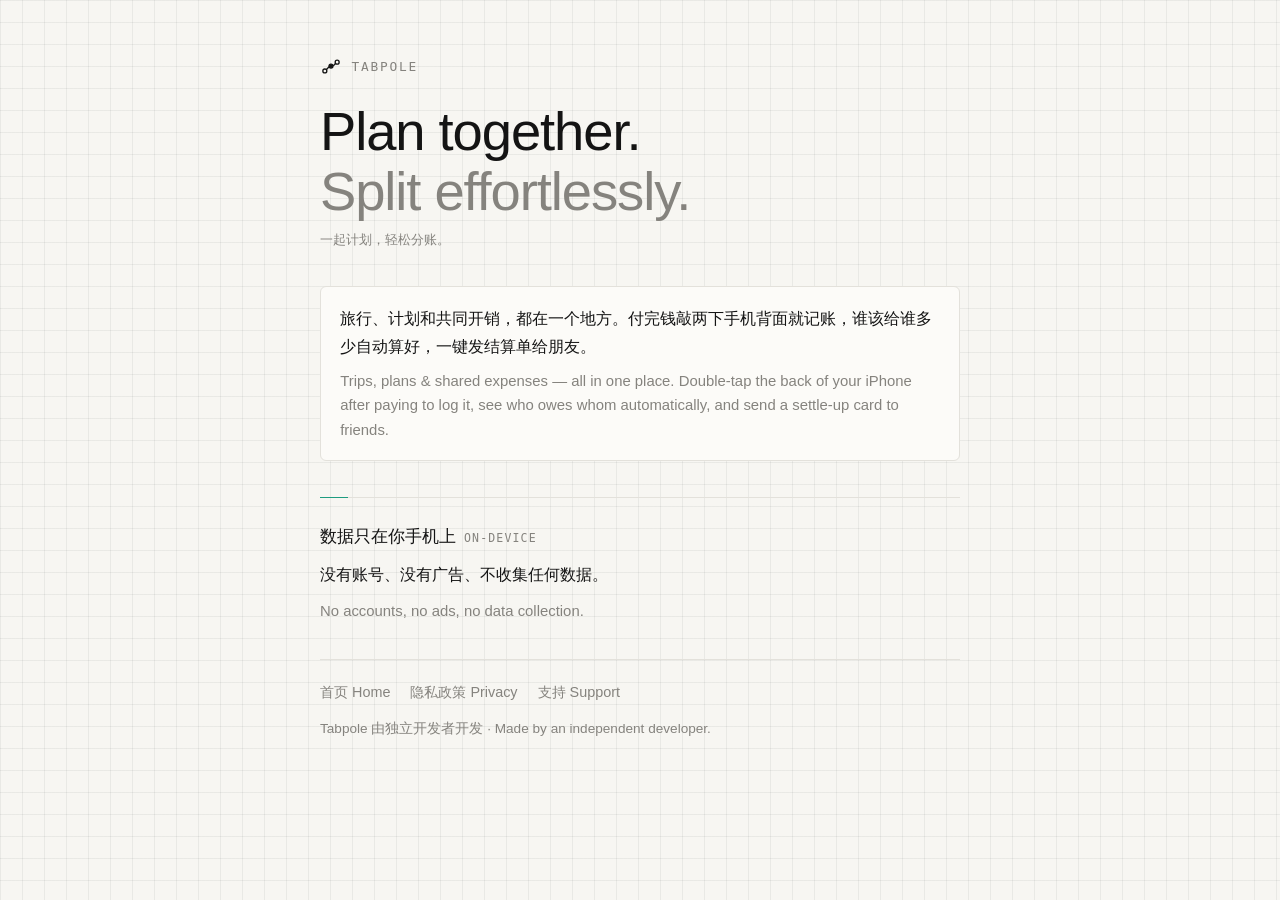
<file: index.html>
<!doctype html>
<html lang="zh-Hans">
<head>
<meta charset="utf-8">
<meta name="viewport" content="width=device-width,initial-scale=1,viewport-fit=cover">
<title>Tabpole</title>
<link rel="stylesheet" href="style.css">
</head>
<body>
<div class="wrap">
<header>
<a class="brand" href="./"><svg viewBox="0 0 100 100" fill="none" stroke="currentColor" stroke-width="6" stroke-linecap="round" aria-hidden="true" style="color:var(--fg)"><path d="M29.5 61.5C34 56 38 52 41.6 49.4"/><path d="M58.6 44.2C63 43 66.5 40 70.6 33.6"/><circle cx="22" cy="68" r="9"/><circle cx="50" cy="46" r="9" fill="currentColor"/><circle cx="78" cy="28" r="9"/></svg>Tabpole</a>
<p class="tag">Plan together.<br><span>Split effortlessly.</span></p>
<p class="meta">一起计划，轻松分账。</p>
</header>
<div class="summary">
<p>旅行、计划和共同开销，都在一个地方。付完钱敲两下手机背面就记账，谁该给谁多少自动算好，一键发结算单给朋友。</p>
<p class="en">Trips, plans &amp; shared expenses — all in one place. Double-tap the back of your iPhone after paying to log it, see who owes whom automatically, and send a settle-up card to friends.</p>
</div>
<section>
<h2>数据只在你手机上<small>On-device</small></h2>
<p>没有账号、没有广告、不收集任何数据。</p>
<p class="en">No accounts, no ads, no data collection.</p>
</section>
<footer>
<nav><a href="./">首页 Home</a><a href="./privacy/">隐私政策 Privacy</a><a href="./support/">支持 Support</a></nav>
<span>Tabpole 由独立开发者开发 · Made by an independent developer.</span>
</footer>
</div>
</body>
</html>
</file>
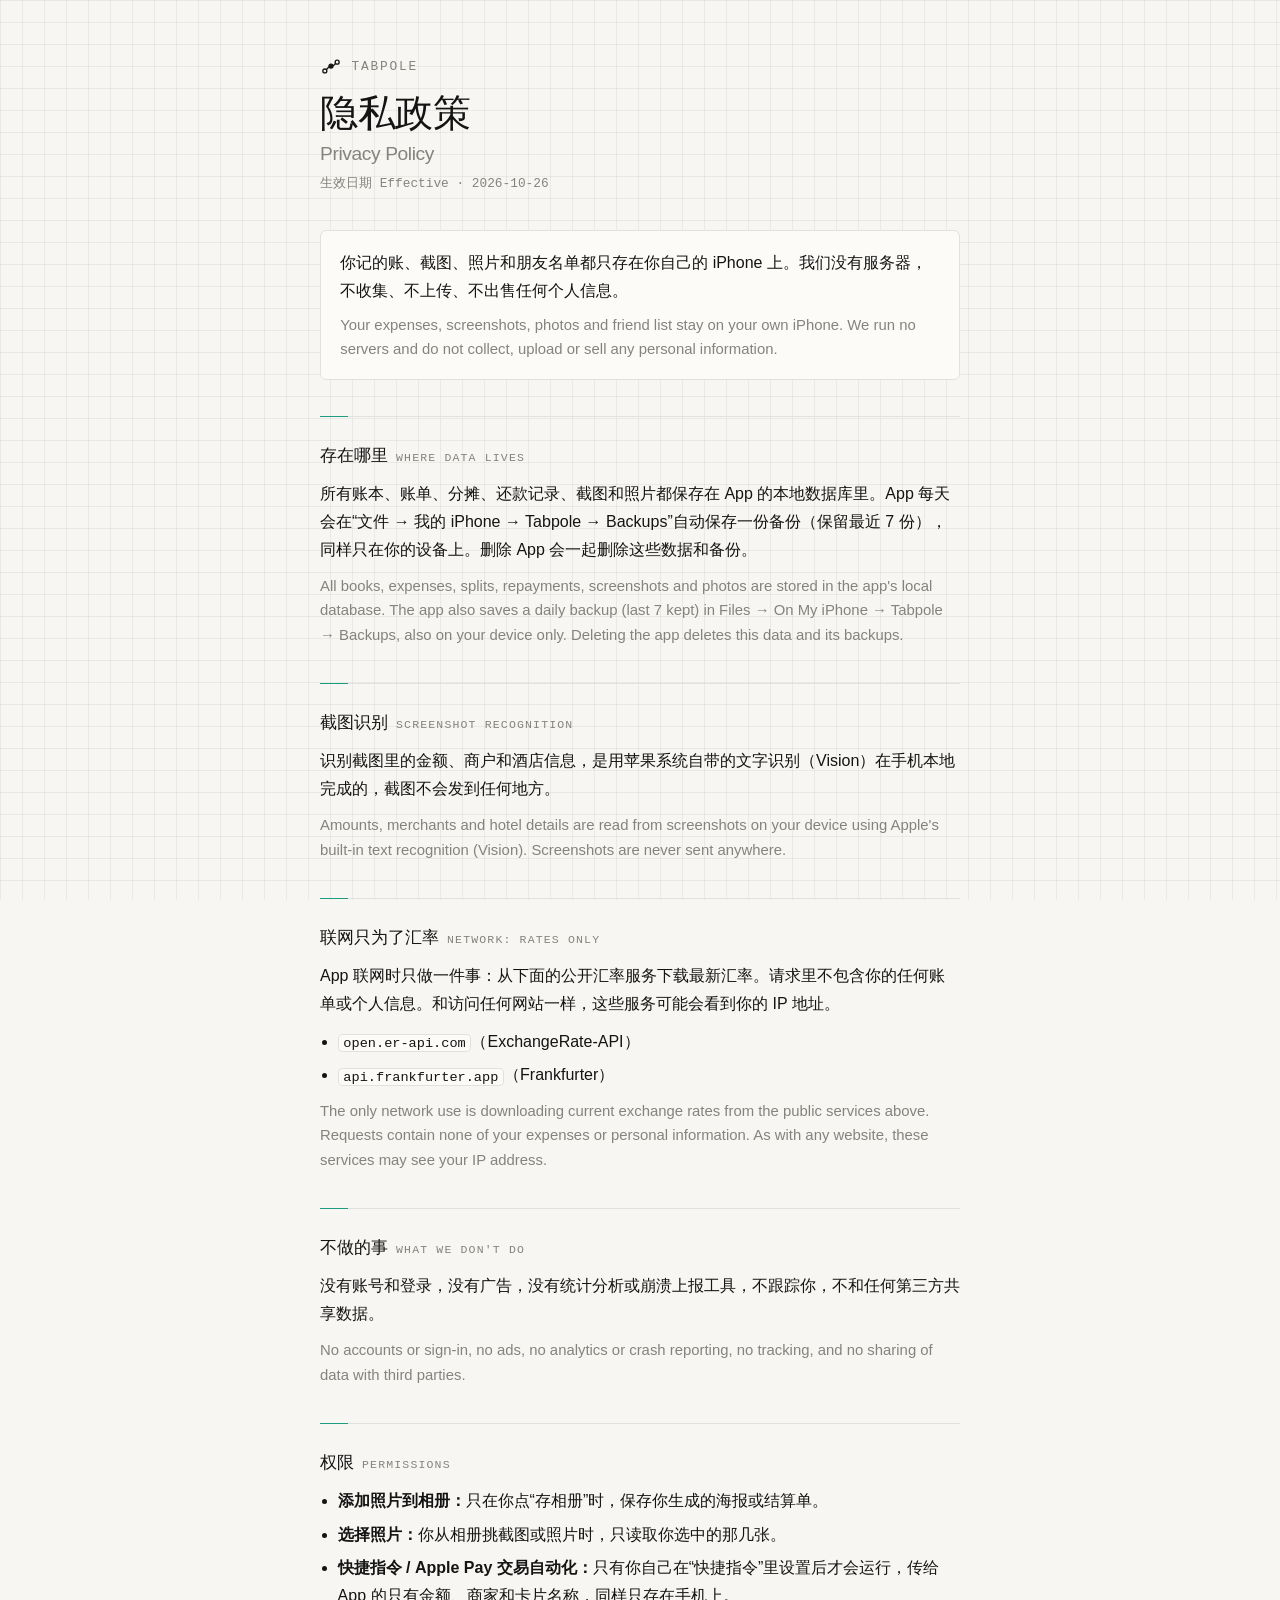
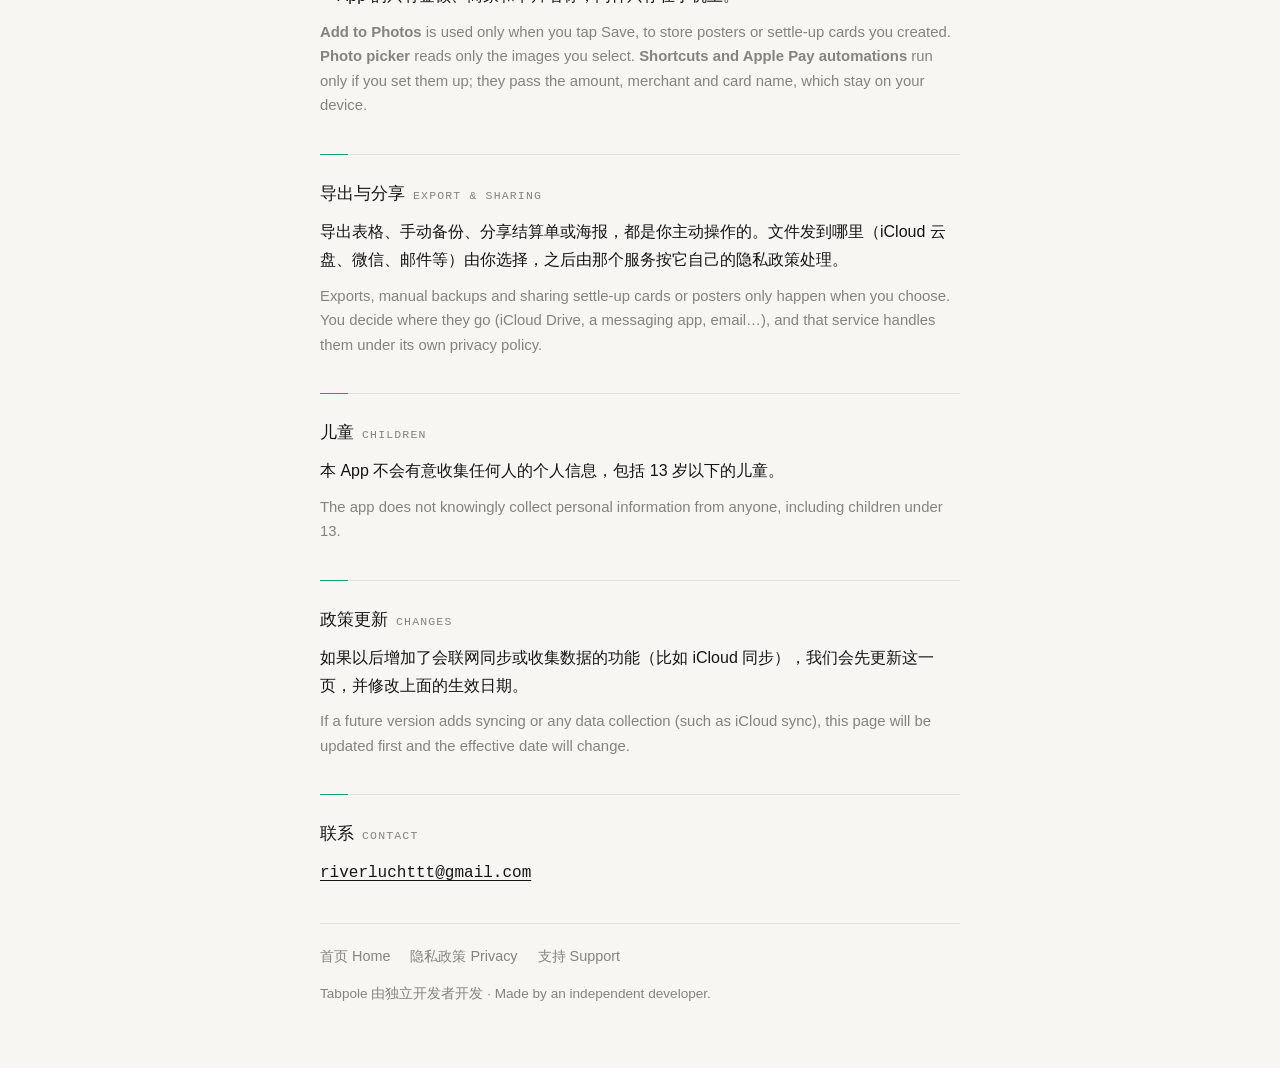
<file: privacy/index.html>
<!doctype html>
<html lang="zh-Hans">
<head>
<meta charset="utf-8">
<meta name="viewport" content="width=device-width,initial-scale=1,viewport-fit=cover">
<title>Tabpole 隐私政策 · Privacy Policy</title>
<link rel="stylesheet" href="../style.css">
</head>
<body>
<div class="wrap">
<header>
<a class="brand" href="../"><svg viewBox="0 0 100 100" fill="none" stroke="currentColor" stroke-width="6" stroke-linecap="round" aria-hidden="true" style="color:var(--fg)"><path d="M29.5 61.5C34 56 38 52 41.6 49.4"/><path d="M58.6 44.2C63 43 66.5 40 70.6 33.6"/><circle cx="22" cy="68" r="9"/><circle cx="50" cy="46" r="9" fill="currentColor"/><circle cx="78" cy="28" r="9"/></svg>Tabpole</a>
<h1>隐私政策<span>Privacy Policy</span></h1>
<p class="meta">生效日期 Effective · 2026-10-26</p>
</header>
<div class="summary">
<p>你记的账、截图、照片和朋友名单都只存在你自己的 iPhone 上。我们没有服务器，不收集、不上传、不出售任何个人信息。</p>
<p class="en">Your expenses, screenshots, photos and friend list stay on your own iPhone. We run no servers and do not collect, upload or sell any personal information.</p>
</div>
<section>
<h2>存在哪里<small>Where data lives</small></h2>
<p>所有账本、账单、分摊、还款记录、截图和照片都保存在 App 的本地数据库里。App 每天会在“文件 → 我的 iPhone → Tabpole → Backups”自动保存一份备份（保留最近 7 份），同样只在你的设备上。删除 App 会一起删除这些数据和备份。</p>
<p class="en">All books, expenses, splits, repayments, screenshots and photos are stored in the app's local database. The app also saves a daily backup (last 7 kept) in Files → On My iPhone → Tabpole → Backups, also on your device only. Deleting the app deletes this data and its backups.</p>
</section>
<section>
<h2>截图识别<small>Screenshot recognition</small></h2>
<p>识别截图里的金额、商户和酒店信息，是用苹果系统自带的文字识别（Vision）在手机本地完成的，截图不会发到任何地方。</p>
<p class="en">Amounts, merchants and hotel details are read from screenshots on your device using Apple's built-in text recognition (Vision). Screenshots are never sent anywhere.</p>
</section>
<section>
<h2>联网只为了汇率<small>Network: rates only</small></h2>
<p>App 联网时只做一件事：从下面的公开汇率服务下载最新汇率。请求里不包含你的任何账单或个人信息。和访问任何网站一样，这些服务可能会看到你的 IP 地址。</p>
<ul>
<li><code>open.er-api.com</code>（ExchangeRate-API）</li>
<li><code>api.frankfurter.app</code>（Frankfurter）</li>
</ul>
<p class="en">The only network use is downloading current exchange rates from the public services above. Requests contain none of your expenses or personal information. As with any website, these services may see your IP address.</p>
</section>
<section>
<h2>不做的事<small>What we don't do</small></h2>
<p>没有账号和登录，没有广告，没有统计分析或崩溃上报工具，不跟踪你，不和任何第三方共享数据。</p>
<p class="en">No accounts or sign-in, no ads, no analytics or crash reporting, no tracking, and no sharing of data with third parties.</p>
</section>
<section>
<h2>权限<small>Permissions</small></h2>
<ul>
<li><strong>添加照片到相册：</strong>只在你点“存相册”时，保存你生成的海报或结算单。</li>
<li><strong>选择照片：</strong>你从相册挑截图或照片时，只读取你选中的那几张。</li>
<li><strong>快捷指令 / Apple Pay 交易自动化：</strong>只有你自己在“快捷指令”里设置后才会运行，传给 App 的只有金额、商家和卡片名称，同样只存在手机上。</li>
</ul>
<p class="en"><strong>Add to Photos</strong> is used only when you tap Save, to store posters or settle-up cards you created. <strong>Photo picker</strong> reads only the images you select. <strong>Shortcuts and Apple Pay automations</strong> run only if you set them up; they pass the amount, merchant and card name, which stay on your device.</p>
</section>
<section>
<h2>导出与分享<small>Export &amp; sharing</small></h2>
<p>导出表格、手动备份、分享结算单或海报，都是你主动操作的。文件发到哪里（iCloud 云盘、微信、邮件等）由你选择，之后由那个服务按它自己的隐私政策处理。</p>
<p class="en">Exports, manual backups and sharing settle-up cards or posters only happen when you choose. You decide where they go (iCloud Drive, a messaging app, email…), and that service handles them under its own privacy policy.</p>
</section>
<section>
<h2>儿童<small>Children</small></h2>
<p>本 App 不会有意收集任何人的个人信息，包括 13 岁以下的儿童。</p>
<p class="en">The app does not knowingly collect personal information from anyone, including children under 13.</p>
</section>
<section>
<h2>政策更新<small>Changes</small></h2>
<p>如果以后增加了会联网同步或收集数据的功能（比如 iCloud 同步），我们会先更新这一页，并修改上面的生效日期。</p>
<p class="en">If a future version adds syncing or any data collection (such as iCloud sync), this page will be updated first and the effective date will change.</p>
</section>
<section>
<h2>联系<small>Contact</small></h2>
<p><a class="email" href="mailto:riverluchttt@gmail.com?subject=Tabpole">riverluchttt@gmail.com</a></p>
</section>
<footer>
<nav><a href="../">首页 Home</a><a href="../privacy/">隐私政策 Privacy</a><a href="../support/">支持 Support</a></nav>
<span>Tabpole 由独立开发者开发 · Made by an independent developer.</span>
</footer>
</div>
</body>
</html>
</file>
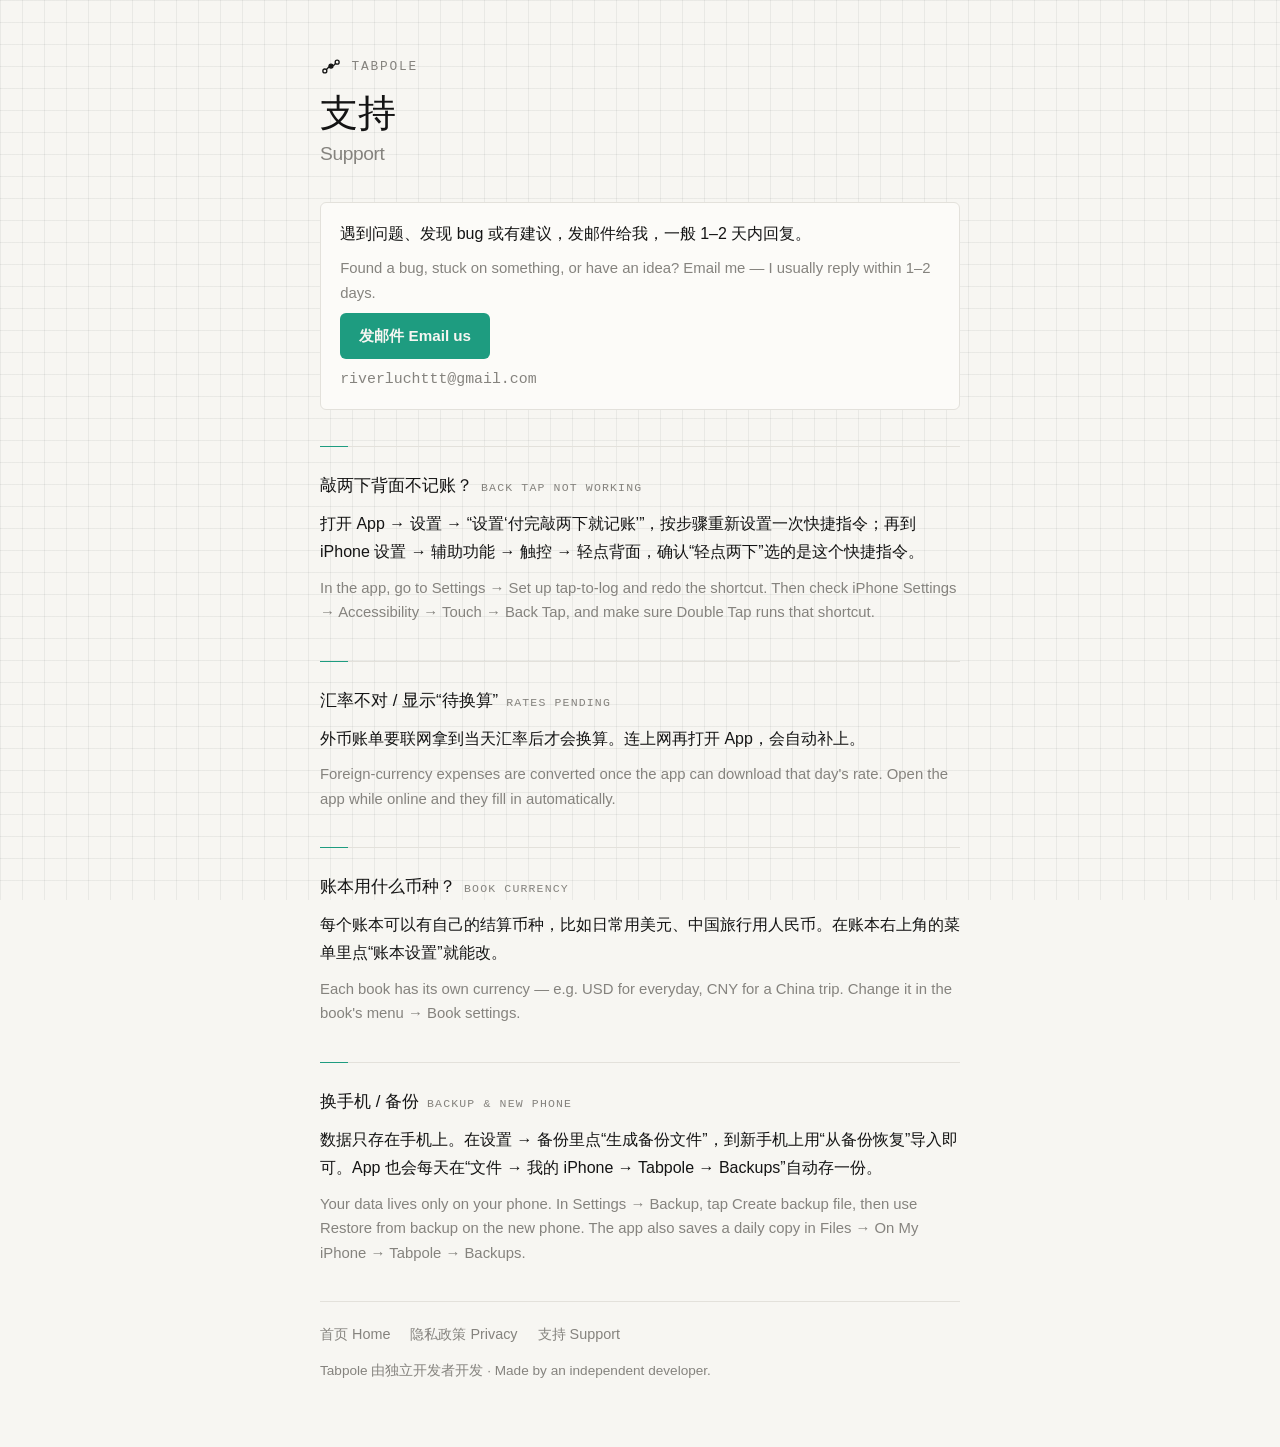
<file: support/index.html>
<!doctype html>
<html lang="zh-Hans">
<head>
<meta charset="utf-8">
<meta name="viewport" content="width=device-width,initial-scale=1,viewport-fit=cover">
<title>Tabpole 支持 · Support</title>
<link rel="stylesheet" href="../style.css">
</head>
<body>
<div class="wrap">
<header>
<a class="brand" href="../"><svg viewBox="0 0 100 100" fill="none" stroke="currentColor" stroke-width="6" stroke-linecap="round" aria-hidden="true" style="color:var(--fg)"><path d="M29.5 61.5C34 56 38 52 41.6 49.4"/><path d="M58.6 44.2C63 43 66.5 40 70.6 33.6"/><circle cx="22" cy="68" r="9"/><circle cx="50" cy="46" r="9" fill="currentColor"/><circle cx="78" cy="28" r="9"/></svg>Tabpole</a>
<h1>支持<span>Support</span></h1>
</header>
<div class="summary">
<p>遇到问题、发现 bug 或有建议，发邮件给我，一般 1–2 天内回复。</p>
<p class="en">Found a bug, stuck on something, or have an idea? Email me — I usually reply within 1–2 days.</p>
<p><a class="btn" href="mailto:riverluchttt@gmail.com?subject=Tabpole%20Support">发邮件 Email us</a></p>
<p class="email en">riverluchttt@gmail.com</p>
</div>
<section>
<h2>敲两下背面不记账？<small>Back Tap not working</small></h2>
<p>打开 App → 设置 → “设置‘付完敲两下就记账’”，按步骤重新设置一次快捷指令；再到 iPhone 设置 → 辅助功能 → 触控 → 轻点背面，确认“轻点两下”选的是这个快捷指令。</p>
<p class="en">In the app, go to Settings → Set up tap-to-log and redo the shortcut. Then check iPhone Settings → Accessibility → Touch → Back Tap, and make sure Double Tap runs that shortcut.</p>
</section>
<section>
<h2>汇率不对 / 显示“待换算”<small>Rates pending</small></h2>
<p>外币账单要联网拿到当天汇率后才会换算。连上网再打开 App，会自动补上。</p>
<p class="en">Foreign-currency expenses are converted once the app can download that day's rate. Open the app while online and they fill in automatically.</p>
</section>
<section>
<h2>账本用什么币种？<small>Book currency</small></h2>
<p>每个账本可以有自己的结算币种，比如日常用美元、中国旅行用人民币。在账本右上角的菜单里点“账本设置”就能改。</p>
<p class="en">Each book has its own currency — e.g. USD for everyday, CNY for a China trip. Change it in the book's menu → Book settings.</p>
</section>
<section>
<h2>换手机 / 备份<small>Backup &amp; new phone</small></h2>
<p>数据只存在手机上。在设置 → 备份里点“生成备份文件”，到新手机上用“从备份恢复”导入即可。App 也会每天在“文件 → 我的 iPhone → Tabpole → Backups”自动存一份。</p>
<p class="en">Your data lives only on your phone. In Settings → Backup, tap Create backup file, then use Restore from backup on the new phone. The app also saves a daily copy in Files → On My iPhone → Tabpole → Backups.</p>
</section>
<footer>
<nav><a href="../">首页 Home</a><a href="../privacy/">隐私政策 Privacy</a><a href="../support/">支持 Support</a></nav>
<span>Tabpole 由独立开发者开发 · Made by an independent developer.</span>
</footer>
</div>
</body>
</html>
</file>
<file: style.css>
:root{--bg:#F7F6F2;--surface:#FCFBF8;--fg:#141414;--muted:#85837E;--line:#E3E1DB;--accent:#1E9C80;--accent2:#85837E;--grid:rgba(20,20,20,.06);--onaccent:#F7F6F2;color-scheme:light}
@media (prefers-color-scheme:dark){:root{--bg:#111111;--surface:#171717;--fg:#EDEDEA;--muted:#8A8985;--line:#2A2A29;--accent:#5FE0BE;--accent2:#8A8985;--grid:rgba(255,255,255,.06);--onaccent:#111111;color-scheme:dark}}
*{box-sizing:border-box}
body{margin:0;background:linear-gradient(var(--grid) 1px,transparent 1px) 0 0/22px 22px,linear-gradient(90deg,var(--grid) 1px,transparent 1px) 0 0/22px 22px,var(--bg);background-attachment:fixed;color:var(--fg);font:16px/1.75 -apple-system,BlinkMacSystemFont,"PingFang SC","Hiragino Sans","Apple SD Gothic Neo","Helvetica Neue",sans-serif;-webkit-text-size-adjust:100%}
.wrap{max-width:42rem;margin:0 auto;padding:3.5rem max(16px,env(safe-area-inset-right)) 4rem max(16px,env(safe-area-inset-left));display:flex;flex-direction:column;gap:2.25rem}
a{color:var(--fg);text-underline-offset:3px}
.brand{display:flex;align-items:center;gap:.6rem;font:500 .8rem/1 ui-monospace,"SF Mono",Menlo,monospace;letter-spacing:.14em;text-transform:uppercase;color:var(--muted);text-decoration:none}
.brand svg{width:22px;height:22px}
h1{font-size:clamp(1.8rem,6vw,2.4rem);font-weight:500;line-height:1.2;margin:.75rem 0 0;letter-spacing:-.01em}
h1 span{display:block;font-size:.5em;color:var(--muted);margin-top:.4rem}
.meta{margin:.5rem 0 0;color:var(--muted);font:.8rem/1.6 ui-monospace,"SF Mono",Menlo,monospace}
.summary{position:relative;background:var(--surface);border:.5px solid var(--line);border-radius:6px;padding:1.1rem 1.2rem;display:flex;flex-direction:column;gap:.5rem}
.summary p,section p{margin:0}
section{display:flex;flex-direction:column;gap:.6rem;border-top:.5px solid var(--line);padding-top:1.5rem}
h2{font-size:1.05rem;font-weight:500;margin:0}
h2 small{font:400 .72rem/1 ui-monospace,"SF Mono",Menlo,monospace;letter-spacing:.1em;text-transform:uppercase;color:var(--muted);margin-left:.5rem}
.en{color:var(--muted);font-size:.93rem;line-height:1.65}
ul{margin:0;padding-left:1.1rem;display:flex;flex-direction:column;gap:.35rem}
code{font:.85em ui-monospace,"SF Mono",Menlo,monospace;background:var(--surface);border:.5px solid var(--line);border-radius:4px;padding:.05em .35em}
.btn{display:inline-block;font-size:.95rem;font-weight:600;color:var(--onaccent);background:var(--accent);border-radius:6px;padding:.6rem 1.2rem;text-decoration:none}
.email{font-family:ui-monospace,"SF Mono",Menlo,monospace;word-break:break-all}
nav{display:flex;gap:1.25rem;font-size:.9rem}
nav a{color:var(--muted);text-decoration:none}
nav a:hover{color:var(--fg)}
footer{color:var(--muted);font-size:.85rem;border-top:.5px solid var(--line);padding-top:1.25rem;display:flex;flex-direction:column;gap:.75rem}
.tag{font-size:clamp(2.2rem,9vw,3.4rem);font-weight:500;line-height:1.1;letter-spacing:-.02em;margin:1.5rem 0 0}
.tag span{color:var(--muted)}
.tag{text-shadow:none}
section{position:relative}
section:before{content:"";position:absolute;top:-1px;left:0;width:28px;height:1px;background:var(--accent)}
h1 span{text-shadow:none}
</file>
